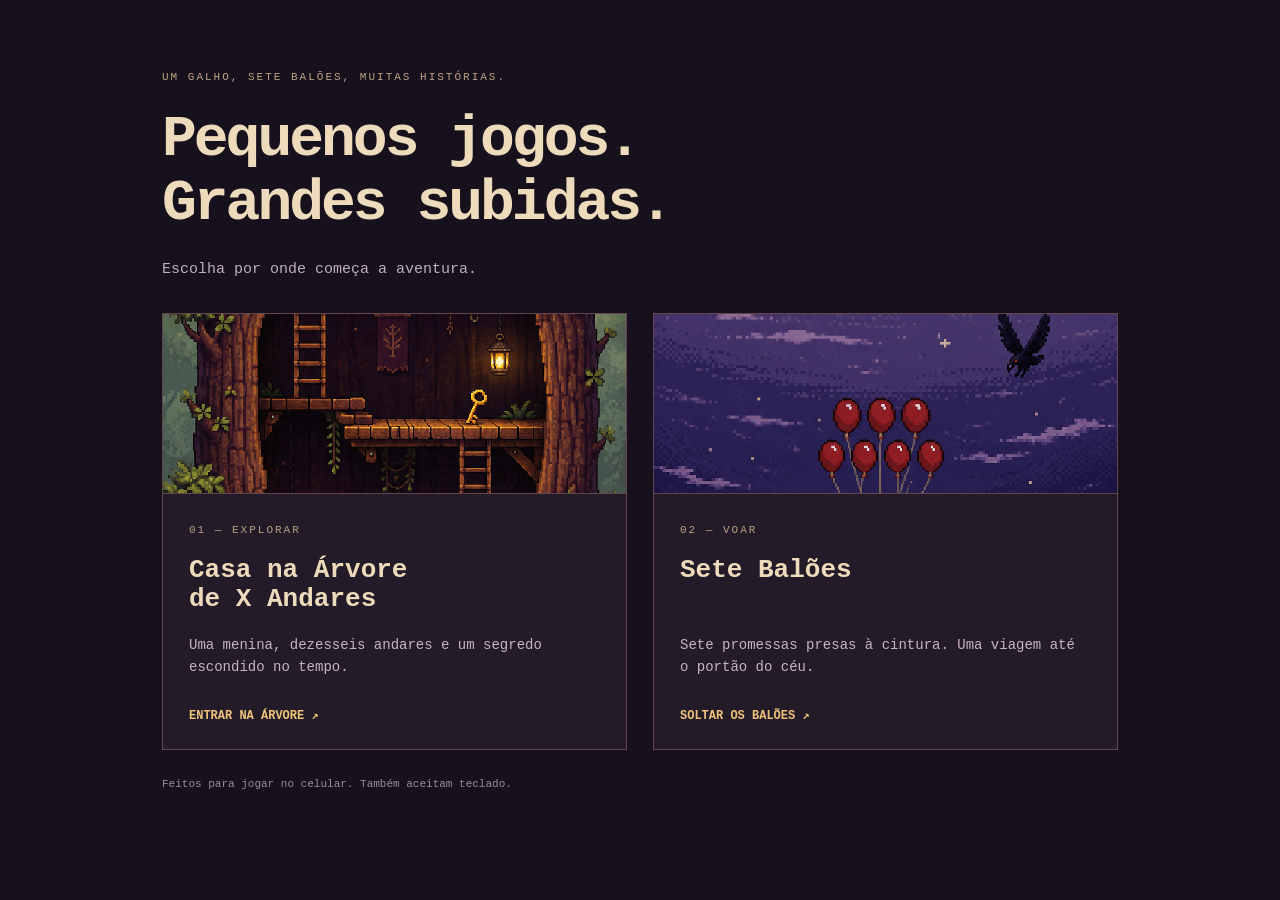
<file: index.html>
<!doctype html><html lang="pt-BR"><meta charset="utf-8"><meta name="viewport" content="width=device-width,initial-scale=1"><meta name="theme-color" content="#17111d"><title>Pequenos jogos · Lambes</title><link rel="icon" href="data:,"><link rel="stylesheet" href="menu.css"><body><main><p class="signature">UM GALHO, SETE BALÕES, MUITAS HISTÓRIAS.</p><h1>Pequenos jogos.<br>Grandes subidas.</h1><p class="intro">Escolha por onde começa a aventura.</p><nav aria-label="Escolha um jogo"><a class="tree" href="treehouse/"><div class="picture"></div><div class="copy"><span>01 — EXPLORAR</span><h2>Casa na Árvore<br>de X Andares</h2><p>Uma menina, dezesseis andares e um segredo escondido no tempo.</p><strong>ENTRAR NA ÁRVORE ↗</strong></div></a><a class="balloons" href="game/"><div class="picture"><span aria-hidden="true">✦<br>†</span></div><div class="copy"><span>02 — VOAR</span><h2>Sete Balões</h2><p>Sete promessas presas à cintura. Uma viagem até o portão do céu.</p><strong>SOLTAR OS BALÕES ↗</strong></div></a></nav><footer>Feitos para jogar no celular. Também aceitam teclado.</footer></main></body></html>
</file>
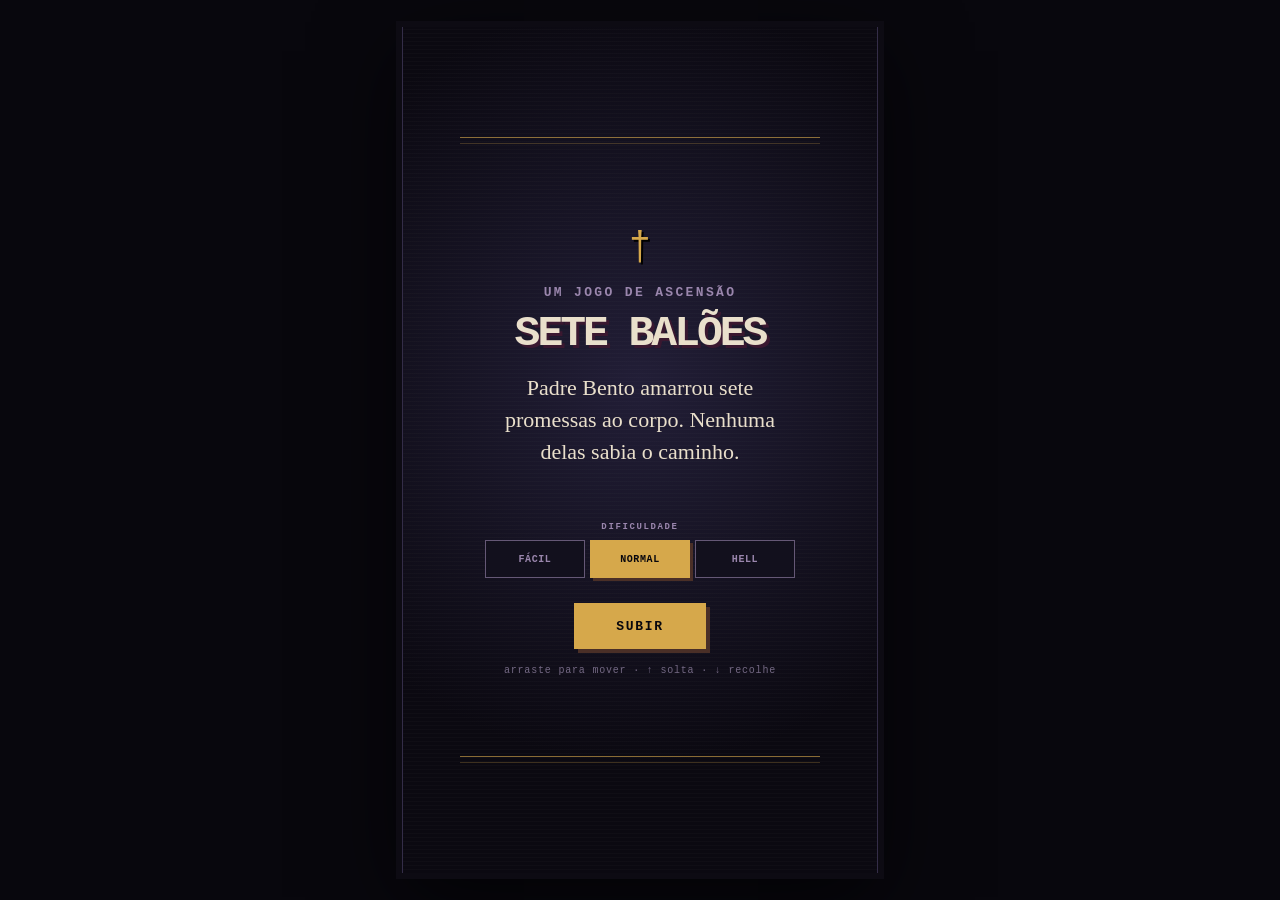
<file: game/index.html>
<!doctype html>
<html lang="pt-BR">
  <head>
    <meta charset="UTF-8" />
    <meta name="viewport" content="width=device-width, initial-scale=1, viewport-fit=cover" />
    <meta name="description" content="Sete Balões: um jogo de ascensão em pixel art para celular." />
    <meta name="theme-color" content="#08070d" />
    <meta name="apple-mobile-web-app-capable" content="yes" />
    <meta name="mobile-web-app-capable" content="yes" />
    <link rel="icon" href="data:image/svg+xml,%3Csvg xmlns='http://www.w3.org/2000/svg' viewBox='0 0 16 16'%3E%3Crect width='16' height='16' fill='%2308070d'/%3E%3Cpath d='M7 2h2v4h4v2H9v6H7V8H3V6h4z' fill='%23d6a84b'/%3E%3C/svg%3E" />
    <title>Sete Balões</title>
    <link rel="stylesheet" href="styles.css" />
  </head>
  <body>
    <main class="game-shell" aria-label="Sete Balões — jogo de ascensão">
      <canvas id="game" width="160" height="284" aria-label="Área do jogo"></canvas>

      <section id="intertitle" class="intertitle is-visible" aria-live="polite">
        <div class="intertitle__panel">
          <div class="intertitle__ornament" aria-hidden="true">†</div>
          <p id="chapter" class="intertitle__chapter">UM JOGO DE ASCENSÃO</p>
          <h1 id="story-title">SETE BALÕES</h1>
          <p id="story-copy">Padre Bento amarrou sete promessas ao corpo. Nenhuma delas sabia o caminho.</p>
          <fieldset id="difficulty-selector" class="difficulty-selector">
            <legend>DIFICULDADE</legend>
            <div>
              <button type="button" data-difficulty="easy" aria-pressed="false">FÁCIL</button>
              <button type="button" data-difficulty="normal" aria-pressed="true">NORMAL</button>
              <button type="button" data-difficulty="hell" aria-pressed="false">HELL</button>
            </div>
          </fieldset>
          <button id="continue-button" type="button">SUBIR</button>
          <p id="controls-hint" class="intertitle__hint">arraste para mover · ↑ solta · ↓ recolhe</p>
        </div>
      </section>

      <button id="pause-button" class="pause-button" type="button" aria-label="Pausar jogo">Ⅱ</button>
      <button id="monochrome-button" class="mono-button" type="button" aria-label="P&amp;B — ativar modo preto e branco" aria-pressed="false">P&amp;B</button>
      <button id="dove-inventory" class="dove-inventory" type="button" aria-label="Pomba da paz indisponível" disabled hidden>
        <canvas id="dove-inventory-icon" width="32" height="32" aria-hidden="true"></canvas>
        <span id="dove-count" aria-hidden="true">0</span>
      </button>
      <div id="touch-stick" class="touch-stick" aria-hidden="true"><i></i></div>
    </main>

    <script src="game.js"></script>
  </body>
</html>
</file>
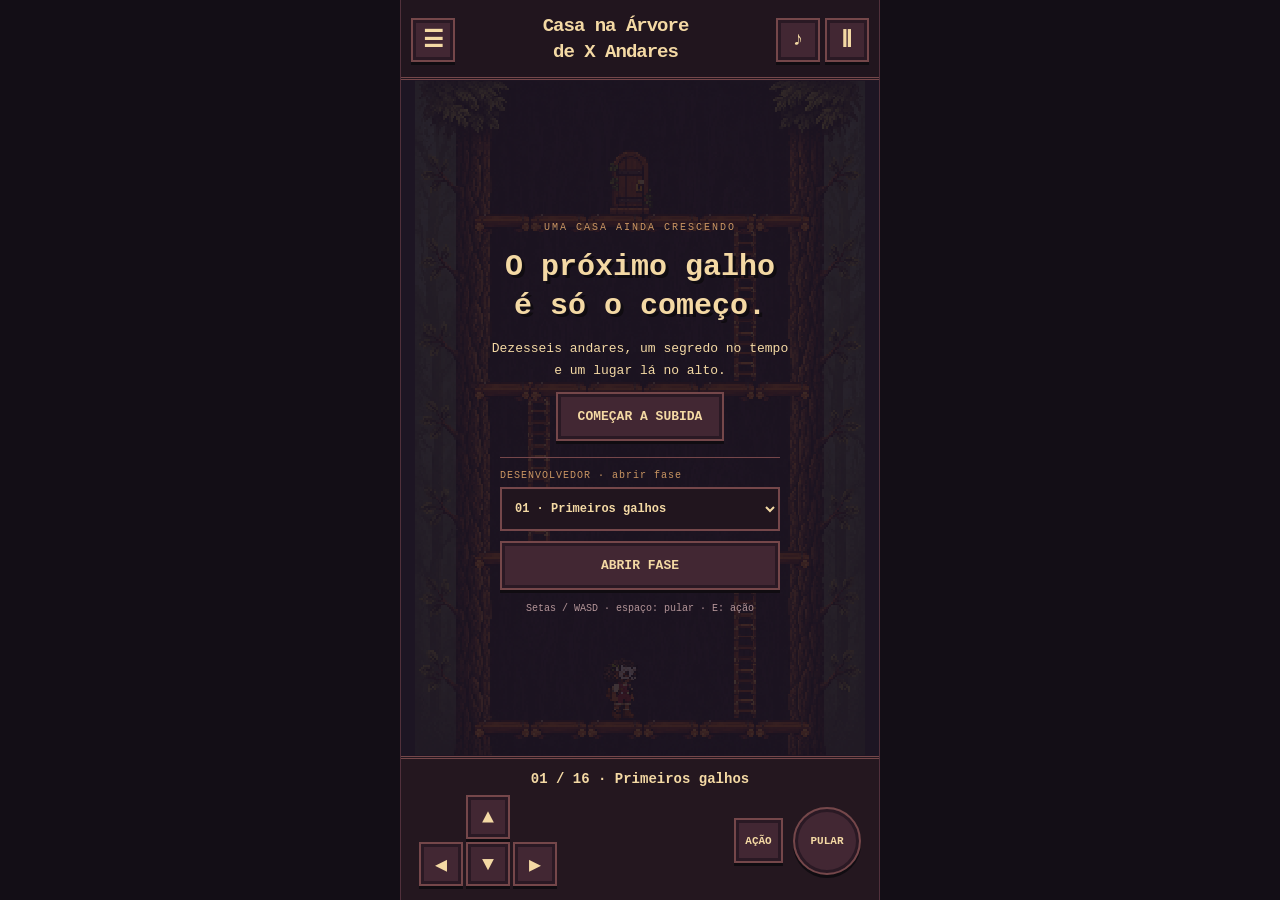
<file: treehouse/index.html>
<!doctype html>
<html lang="pt-BR">
<meta charset="utf-8">
<meta name="viewport" content="width=device-width,initial-scale=1,viewport-fit=cover">
<meta name="theme-color" content="#21151e">
<title>Casa na Árvore de X Andares</title>
<link rel="icon" href="data:,">
<link rel="stylesheet" href="style.css">
<body>
<main class="shell">
  <header><a href="../" aria-label="Menu de jogos">☰</a><h1>Casa na Árvore<span>de X Andares</span></h1><div class="header-tools"><button id="sound" aria-label="Silenciar música e efeitos" aria-pressed="true">♪</button><button id="pause" aria-label="Pausar jogo">Ⅱ</button></div></header>
  <div class="world"><canvas width="240" height="360" aria-label="Menina explorando o interior da árvore. Use as setas para andar e escalar, espaço para pular e E para interagir."></canvas>
    <section id="overlay"><div><p id="overlay-number">UMA CASA AINDA CRESCENDO</p><h2 id="overlay-title">O próximo galho<br>é só o começo.</h2><p id="overlay-copy">Dezesseis andares, um segredo no tempo<br>e um lugar lá no alto.</p><button id="continue" disabled>CARREGANDO ARTE…</button><button id="restart" hidden>RECOMEÇAR DO PRIMEIRO</button><div id="dev-tools"><label for="dev-floor">DESENVOLVEDOR · abrir fase</label><select id="dev-floor" aria-label="Escolher fase para testar"></select><button id="dev-start" type="button">ABRIR FASE</button></div><p class="keyboard">Setas / WASD · espaço: pular · E: ação</p></div></section>
  </div>
  <footer><h2 id="floor">01 / 16 · Primeiros galhos</h2><p id="hint" aria-live="polite"></p><div class="controls"><div class="dpad"><button data-key="up" aria-label="Subir escada">▲</button><button data-key="left" aria-label="Andar para a esquerda">◀</button><button data-key="down" aria-label="Descer escada">▼</button><button data-key="right" aria-label="Andar para a direita">▶</button></div><div class="actions"><button data-key="action">AÇÃO</button><button data-key="jump" class="jump">PULAR</button></div></div></footer>
</main>
<script type="module" src="app.mjs"></script>
</body></html>
</file>
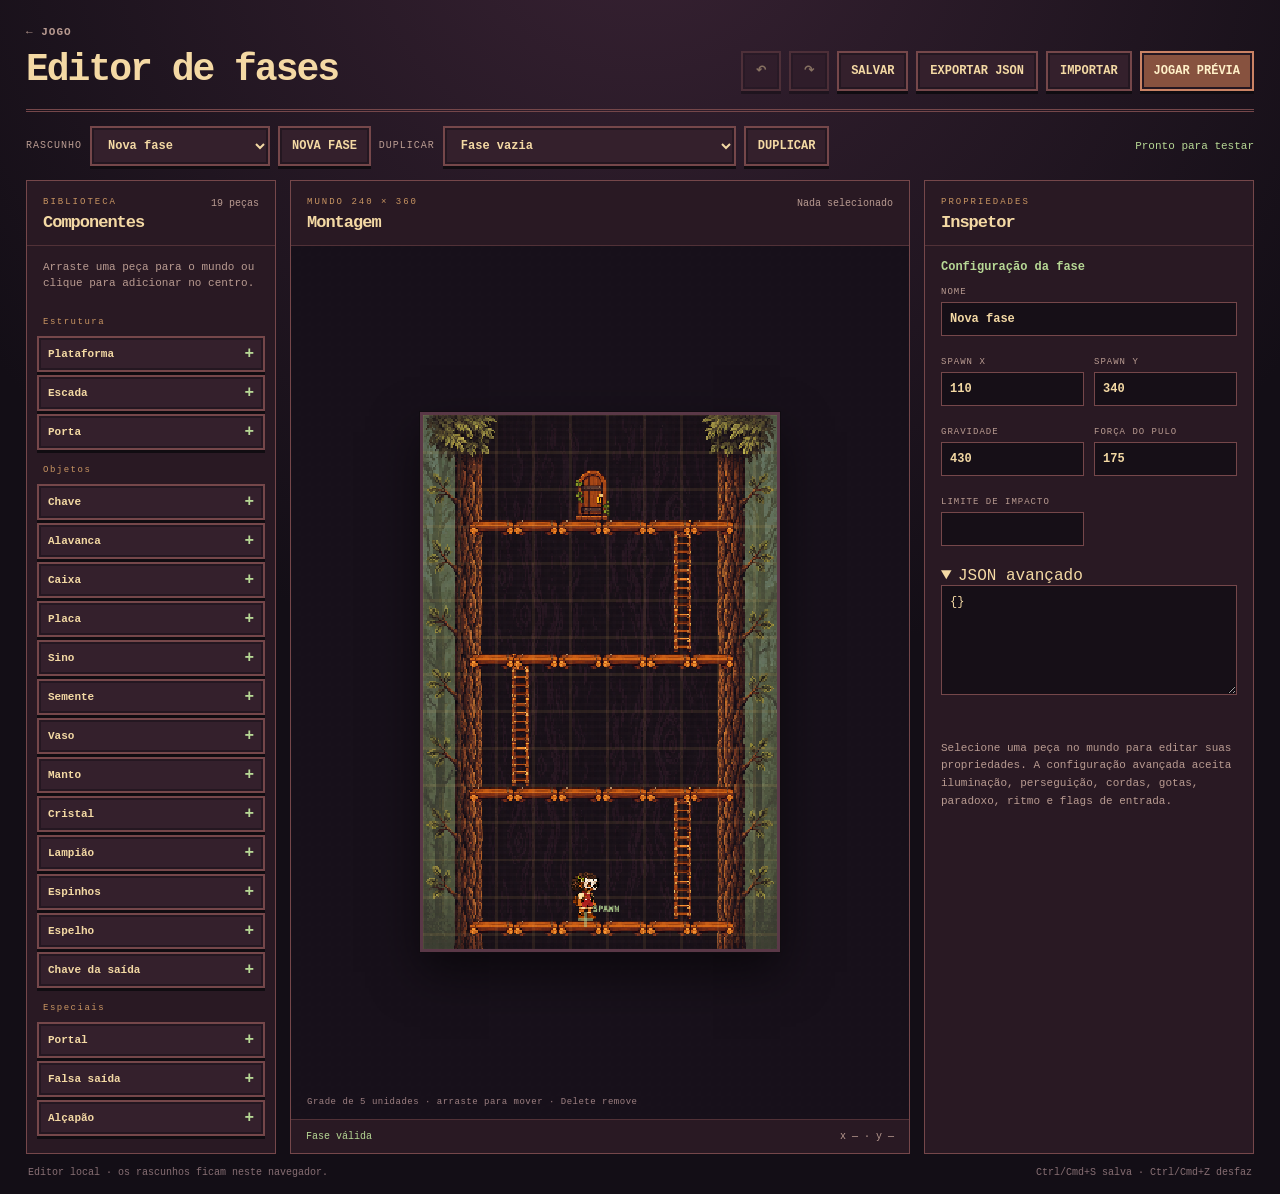
<file: treehouse/editor/index.html>
<!doctype html>
<html lang="pt-BR">
<meta charset="utf-8">
<meta name="viewport" content="width=device-width,initial-scale=1">
<meta name="theme-color" content="#21151e">
<title>Editor · Casa na Árvore</title>
<link rel="icon" href="data:,">
<link rel="stylesheet" href="style.css">
<body>
  <main class="editor-shell">
    <header class="editor-header">
      <div>
        <a class="back-link" href="../">← JOGO</a>
        <h1>Editor de fases</h1>
      </div>
      <div class="header-actions">
        <button id="undo" type="button" disabled title="Desfazer (Ctrl/Cmd+Z)">↶</button>
        <button id="redo" type="button" disabled title="Refazer (Ctrl/Cmd+Shift+Z)">↷</button>
        <button id="save" type="button">SALVAR</button>
        <button id="export" type="button">EXPORTAR JSON</button>
        <button id="import" type="button">IMPORTAR</button>
        <button id="play" class="primary" type="button">JOGAR PRÉVIA</button>
      </div>
    </header>

    <section class="toolbar" aria-label="Arquivo da fase">
      <label>Rascunho
        <select id="draft-select"></select>
      </label>
      <button id="new" type="button">NOVA FASE</button>
      <label>Duplicar
        <select id="source-select"></select>
      </label>
      <button id="duplicate" type="button">DUPLICAR</button>
      <span id="save-state" class="save-state" role="status">Pronto</span>
    </section>

    <div id="desktop-warning" class="desktop-warning" hidden>Este editor foi desenhado para desktop com pelo menos 1000 px de largura.</div>

    <div class="editor-layout">
      <aside class="palette panel" aria-labelledby="palette-title">
        <div class="panel-heading"><div><span class="eyebrow">BIBLIOTECA</span><h2 id="palette-title">Componentes</h2></div><span id="component-count" class="count"></span></div>
        <p class="panel-copy">Arraste uma peça para o mundo ou clique para adicionar no centro.</p>
        <div id="palette-list" class="palette-list"></div>
      </aside>

      <section class="stage-panel panel" aria-labelledby="stage-title">
        <div class="panel-heading"><div><span class="eyebrow">MUNDO 240 × 360</span><h2 id="stage-title">Montagem</h2></div><span id="selection-label" class="selection-label">Nada selecionado</span></div>
        <div class="stage-wrap">
          <canvas id="editor-canvas" width="240" height="360" aria-label="Canvas de edição da fase"></canvas>
          <div class="stage-help">Grade de 5 unidades · arraste para mover · Delete remove</div>
        </div>
        <div class="stage-footer"><span id="validation-summary">Validando…</span><span id="coordinate-readout">x — · y —</span></div>
      </section>

      <aside class="inspector panel" aria-labelledby="inspector-title">
        <div class="panel-heading"><div><span class="eyebrow">PROPRIEDADES</span><h2 id="inspector-title">Inspetor</h2></div></div>
        <div id="inspector-content"></div>
      </aside>
    </div>

    <footer class="editor-footer"><span>Editor local · os rascunhos ficam neste navegador.</span><span>Ctrl/Cmd+S salva · Ctrl/Cmd+Z desfaz</span></footer>
  </main>
  <input id="file-input" type="file" accept="application/json,.json" hidden>
  <script type="module" src="editor.mjs"></script>
</body>
</html>
</file>
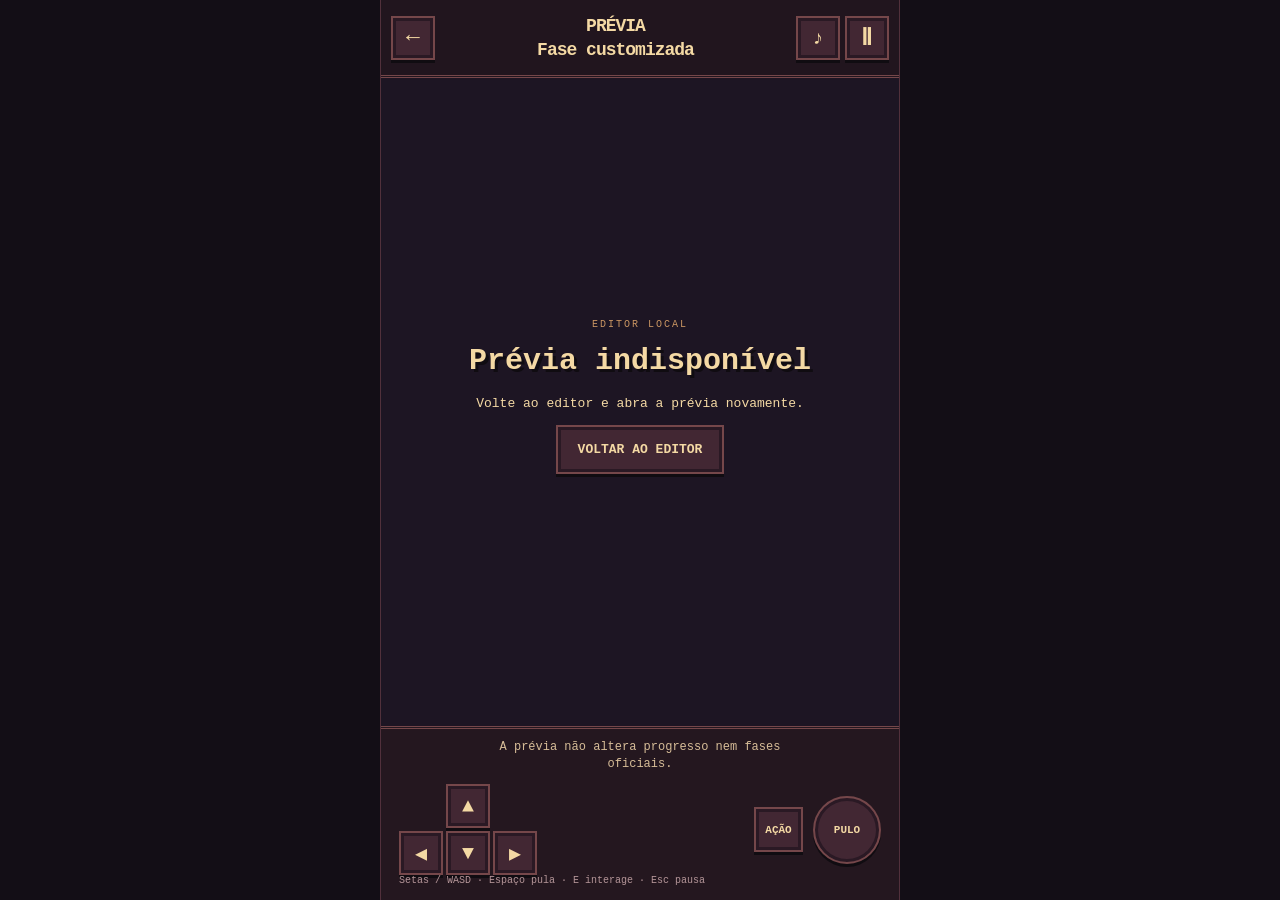
<file: treehouse/editor/play.html>
<!doctype html>
<html lang="pt-BR">
<meta charset="utf-8">
<meta name="viewport" content="width=device-width,initial-scale=1">
<meta name="theme-color" content="#21151e">
<title>Prévia · Casa na Árvore</title>
<link rel="icon" href="data:,">
<link rel="stylesheet" href="../style.css">
<link rel="stylesheet" href="play.css">
<body>
  <main class="shell preview-shell">
    <header>
      <a href="./" aria-label="Voltar ao editor">←</a>
      <h1><span>PRÉVIA</span><span id="preview-name">Fase customizada</span></h1>
      <div class="header-tools"><button id="sound" type="button" aria-label="Silenciar música e efeitos">♪</button><button id="pause" type="button" aria-label="Pausar jogo">Ⅱ</button></div>
    </header>
    <section class="world"><canvas width="240" height="360" aria-label="Prévia jogável da fase"></canvas>
      <div id="overlay" hidden><div><div id="overlay-number">EDITOR LOCAL</div><h2 id="overlay-title">Carregando…</h2><p id="overlay-copy">A prévia usa apenas o rascunho em memória.</p><button id="continue" class="primary" type="button">COMEÇAR</button><button id="restart" type="button">REINICIAR</button></div></div>
    </section>
    <footer><p id="hint">A prévia não altera progresso nem fases oficiais.</p><div class="controls"><div class="dpad"><button data-key="up" aria-label="Subir">▲</button><button data-key="left" aria-label="Esquerda">◀</button><button data-key="down" aria-label="Descer">▼</button><button data-key="right" aria-label="Direita">▶</button></div><div class="actions"><button data-key="action" aria-label="Interagir">AÇÃO</button><button data-key="jump" class="jump" aria-label="Pular">PULO</button></div></div><div class="keyboard">Setas / WASD · Espaço pula · E interage · Esc pausa</div></footer>
  </main>
  <script type="module" src="play.mjs"></script>
</body>
</html>
</file>
<file: menu.css>
*{box-sizing:border-box}body{margin:0;background:#17111d;color:#eedbbb;font-family:'Courier New',monospace}main{max-width:1020px;margin:auto;padding:60px 32px 30px}.signature{font-size:11px;letter-spacing:2px;color:#bea583}h1{font-size:clamp(32px,6vw,58px);letter-spacing:-3px;line-height:1.1;margin:25px 0}.intro{color:#beaebf;font-size:15px;margin-bottom:35px}nav{display:grid;grid-template-columns:1fr 1fr;gap:26px}nav a{color:inherit;text-decoration:none;border:1px solid #64454e;background:#241b29;transition:transform .15s}nav a:hover{transform:translateY(-4px)}nav a:focus-visible{outline:3px solid #eac277;outline-offset:5px}.picture{height:180px;background-size:cover;background-position:center 45%;image-rendering:pixelated;border-bottom:1px solid #64454e}.tree .picture{background-image:url('treehouse/assets/concept.png');background-position:center 43%}.balloons .picture{background:#30283f;display:grid;place-items:center;color:#d6a84b;text-align:center;font-size:60px}.copy{padding:26px}.copy span{font-size:11px;color:#b7a182;letter-spacing:2px}h2{font-size:26px;line-height:1.15;min-height:60px;margin:18px 0}.copy p{font-size:14px;line-height:1.6;color:#c8b4bf;min-height:46px}.copy strong{display:block;font-size:12px;margin-top:28px;color:#efc37c}footer{font-size:11px;color:#9c8d9d;margin-top:28px}@media(max-width:600px){main{padding:28px 20px}nav{grid-template-columns:1fr}.picture{height:155px}h1{letter-spacing:-2px}h2{min-height:0}.copy p{min-height:0}.copy{padding:22px}}@media(prefers-reduced-motion:reduce){nav a{transition:none}}
/* Reuse the first game's existing artwork. */
.balloons .picture{background-image:url('game/assets/concept-gameplay.png');background-position:center 42%;background-size:cover}.balloons .picture span{display:none}
</file>
<file: game/styles.css>
:root {
  color-scheme: dark;
  --ink: #08070d;
  --violet: #40355f;
  --lavender: #9a86ad;
  --bone: #e9dfcb;
  --gold: #d6a84b;
  --crimson: #a62b38;
}

* {
  box-sizing: border-box;
  -webkit-tap-highlight-color: transparent;
}

html,
body {
  width: 100%;
  height: 100%;
  margin: 0;
  overflow: hidden;
  background: var(--ink);
}

body {
  min-height: 100svh;
  display: grid;
  place-items: center;
  font-family: "Courier New", Courier, monospace;
  touch-action: none;
  user-select: none;
}

button {
  font: inherit;
}

.game-shell {
  position: relative;
  height: 100svh;
  width: min(100vw, calc(100svh * 0.56338));
  max-height: 100svh;
  overflow: hidden;
  background: #17152b;
  border-inline: 1px solid rgba(154, 134, 173, 0.22);
  isolation: isolate;
}

.game-shell.is-monochrome {
  filter: grayscale(1) contrast(1.2) brightness(1.32);
}

#game {
  display: block;
  width: 100%;
  height: 100%;
  image-rendering: pixelated;
  image-rendering: crisp-edges;
}

.intertitle {
  position: absolute;
  inset: 0;
  z-index: 5;
  display: flex;
  flex-direction: column;
  align-items: center;
  justify-content: center;
  padding: max(32px, env(safe-area-inset-top)) 30px max(30px, env(safe-area-inset-bottom));
  text-align: center;
  color: var(--bone);
  background:
    repeating-linear-gradient(0deg, transparent 0 3px, rgba(233, 223, 203, 0.018) 3px 4px),
    radial-gradient(circle at 50% 42%, #221e37 0, #0b0911 70%);
  opacity: 0;
  visibility: hidden;
  transition: opacity 180ms steps(3, end), visibility 180ms;
}

.intertitle__panel {
  display: flex;
  width: 100%;
  flex-direction: column;
  align-items: center;
}

.intertitle.is-transition {
  padding-inline: 18px;
  background: rgba(8, 7, 13, 0.22);
}

.intertitle.is-transition .intertitle__panel {
  max-width: 340px;
  padding: 25px 20px 22px;
  border: 1px solid rgba(214, 168, 75, 0.5);
  background:
    repeating-linear-gradient(0deg, transparent 0 3px, rgba(233, 223, 203, 0.018) 3px 4px),
    rgba(11, 9, 17, 0.88);
  box-shadow: 6px 6px 0 rgba(8, 7, 13, 0.55);
}

.intertitle.is-transition .intertitle__ornament {
  margin-bottom: 10px;
}

.intertitle.is-transition #story-copy {
  min-height: 0;
}

.intertitle.is-transition #continue-button {
  margin-top: 20px;
}

.intertitle:not(.is-transition)::before,
.intertitle:not(.is-transition)::after {
  content: "";
  position: absolute;
  left: 12%;
  right: 12%;
  height: 5px;
  border-top: 1px solid rgba(214, 168, 75, 0.62);
  border-bottom: 1px solid rgba(214, 168, 75, 0.25);
}

.intertitle:not(.is-transition)::before { top: 13%; }
.intertitle:not(.is-transition)::after { bottom: 13%; }

.intertitle.is-visible {
  opacity: 1;
  visibility: visible;
}

.intertitle__ornament {
  color: var(--gold);
  font-size: clamp(24px, 7vw, 38px);
  margin-bottom: 16px;
  text-shadow: 2px 2px 0 #000;
}

.intertitle__chapter {
  margin: 0 0 13px;
  color: var(--lavender);
  font-size: clamp(9px, 2.7vw, 13px);
  font-weight: 700;
  letter-spacing: 0.18em;
}

.intertitle h1 {
  max-width: 100%;
  margin: 0 0 18px;
  color: var(--bone);
  font-size: clamp(25px, 8.4vw, 43px);
  line-height: 0.96;
  letter-spacing: -0.07em;
  text-shadow: 3px 3px 0 #3a1830;
}

.intertitle #story-copy {
  max-width: 310px;
  min-height: 6em;
  margin: 0;
  font-family: Georgia, "Times New Roman", serif;
  font-size: clamp(15px, 4.6vw, 22px);
  line-height: 1.45;
  text-wrap: balance;
}

.difficulty-selector {
  width: min(100%, 310px);
  margin: 18px 0 0;
  padding: 0;
  border: 0;
}

.difficulty-selector[hidden] {
  display: none;
}

.difficulty-selector legend {
  width: 100%;
  margin-bottom: 8px;
  color: var(--lavender);
  font-size: 9px;
  font-weight: 700;
  letter-spacing: 0.18em;
}

.difficulty-selector div {
  display: grid;
  grid-template-columns: repeat(3, 1fr);
  gap: 5px;
}

.difficulty-selector button {
  min-height: 38px;
  padding: 7px 3px;
  border: 1px solid #655876;
  border-radius: 0;
  color: #9a86ad;
  background: #12101d;
  font-size: 10px;
  font-weight: 900;
  letter-spacing: 0.06em;
  cursor: pointer;
}

.difficulty-selector button[aria-pressed="true"] {
  border-color: var(--gold);
  color: var(--ink);
  background: var(--gold);
  box-shadow: 3px 3px 0 #4a2f27;
}

#continue-button {
  min-width: 132px;
  min-height: 46px;
  margin-top: 25px;
  padding: 10px 20px;
  border: 2px solid var(--gold);
  border-radius: 0;
  color: var(--ink);
  background: var(--gold);
  font-size: 13px;
  font-weight: 900;
  letter-spacing: 0.13em;
  box-shadow: 4px 4px 0 #4a2f27;
  cursor: pointer;
}

#continue-button:active {
  translate: 3px 3px;
  box-shadow: 1px 1px 0 #4a2f27;
}

.intertitle__hint {
  margin: 16px 0 0;
  color: #746984;
  font-size: 10px;
  letter-spacing: 0.08em;
}

.pause-button,
.mono-button,
.dove-inventory {
  position: absolute;
  z-index: 3;
  display: grid;
  place-items: center;
  border: 1px solid rgba(233, 223, 203, 0.46);
  border-radius: 0;
  color: var(--bone);
  background: rgba(8, 7, 13, 0.52);
  box-shadow: inset 0 0 0 2px rgba(64, 53, 95, 0.35), 3px 3px 0 rgba(8, 7, 13, 0.6);
  backdrop-filter: blur(2px);
  cursor: pointer;
}

.pause-button {
  top: max(14px, env(safe-area-inset-top));
  right: 12px;
  width: 42px;
  height: 42px;
  font-size: 20px;
  letter-spacing: -0.2em;
  opacity: 0;
  pointer-events: none;
  transition: opacity 120ms;
}

.mono-button {
  top: max(61px, calc(env(safe-area-inset-top) + 58px));
  right: 12px;
  width: 42px;
  height: 30px;
  font-size: 9px;
  font-weight: 900;
  letter-spacing: 0.05em;
  opacity: 0.72;
}

.mono-button[aria-pressed="true"] {
  color: #08070d;
  background: #e9dfcb;
}

.dove-inventory {
  left: 12px;
  bottom: max(14px, env(safe-area-inset-bottom));
  width: 54px;
  height: 54px;
  padding: 2px;
  border-color: rgba(214, 168, 75, 0.78);
  background: rgba(8, 7, 13, 0.78);
  opacity: 0;
  pointer-events: none;
  transition: opacity 120ms, translate 80ms;
}

.dove-inventory:not([hidden]) {
  display: grid;
}

.dove-inventory[hidden] {
  display: none;
}

.game-shell.is-playing .dove-inventory:not([hidden]) {
  opacity: 0.9;
  pointer-events: auto;
}

.dove-inventory:active:not(:disabled) {
  translate: 2px 2px;
}

.dove-inventory:disabled {
  opacity: 0.35;
  pointer-events: none;
}

.dove-inventory canvas {
  width: 42px;
  height: 42px;
  image-rendering: pixelated;
}

.dove-inventory span {
  position: absolute;
  right: -4px;
  bottom: -4px;
  display: grid;
  width: 20px;
  height: 20px;
  place-items: center;
  border: 1px solid var(--gold);
  color: var(--ink);
  background: var(--gold);
  font-size: 10px;
  font-weight: 900;
}

.game-shell.is-playing .pause-button {
  opacity: 0.72;
  pointer-events: auto;
}

.touch-stick {
  position: absolute;
  z-index: 3;
  left: 0;
  top: 0;
  width: 58px;
  height: 58px;
  margin: -29px 0 0 -29px;
  border: 1px solid rgba(233, 223, 203, 0.35);
  background: rgba(8, 7, 13, 0.2);
  opacity: 0;
  pointer-events: none;
  transition: opacity 90ms;
}

.touch-stick.is-visible {
  opacity: 0.58;
}

.touch-stick i {
  position: absolute;
  left: 18px;
  top: 18px;
  width: 20px;
  height: 20px;
  border: 1px solid rgba(233, 223, 203, 0.72);
  background: rgba(154, 134, 173, 0.45);
  transform: translate(var(--stick-x, 0), var(--stick-y, 0));
}

button:focus-visible {
  outline: 3px solid var(--bone);
  outline-offset: 3px;
}

@media (min-width: 700px) {
  .game-shell {
    height: min(94svh, 900px);
    width: min(94vw, calc(min(94svh, 900px) * 0.56338));
    box-shadow: 0 0 0 6px #0d0b13, 0 24px 80px rgba(0, 0, 0, 0.7);
  }
}

@media (prefers-reduced-motion: reduce) {
  .intertitle,
  .pause-button,
  .mono-button,
  .dove-inventory,
  .touch-stick {
    transition: none;
  }
}
</file>
<file: treehouse/style.css>
:root{color-scheme:dark;--ink:#21151e;--cream:#f4d9a4;--edge:#75474a;--wood:#422733}*{box-sizing:border-box}body{margin:0;background:#130e16;color:var(--cream);font-family:'Courier New',monospace}button,a{-webkit-tap-highlight-color:transparent}button,header a{font:700 13px 'Courier New',monospace;color:var(--cream);background:var(--wood);border:2px solid var(--edge);box-shadow:inset 0 0 0 3px #2a1924,0 3px 0 #100c11;cursor:pointer;touch-action:none}button:focus-visible,a:focus-visible{outline:3px solid #fbc867;outline-offset:3px}button:active,button.held{background:#87523f;transform:translateY(2px)}button:disabled{opacity:.55}.shell{width:min(100%,480px);margin:auto;min-height:100svh;display:flex;flex-direction:column;background:var(--ink);border-inline:1px solid #51303b}header{display:flex;align-items:center;justify-content:space-between;gap:10px;padding:14px 14px 12px;border-bottom:3px double var(--edge)}header h1{font-size:clamp(16px,4.5vw,22px);line-height:1.35;text-align:center;margin:0;letter-spacing:-1px}h1 span{display:block}header button,header a{width:43px;height:43px;display:grid;place-items:center;text-decoration:none;font-size:23px;flex-shrink:0}.world{position:relative;width:100%;flex:1;min-height:260px;display:flex;justify-content:center;align-items:center;background:#251b28}canvas{display:block;width:auto;height:100%;max-width:100%;aspect-ratio:2/3;image-rendering:pixelated;object-fit:contain;object-position:center;position:absolute;inset:auto;top:50%;left:50%;transform:translate(-50%,-50%)}footer{padding:12px 18px max(14px,env(safe-area-inset-bottom));border-top:3px double var(--edge);background:#24171f}footer h2{text-align:center;font-size:14px;margin:0 0 8px}#hint{font-size:12px;line-height:1.45;text-align:center;min-height:35px;max-width:340px;margin:0 auto 10px;color:#d7bd98}.controls{display:flex;align-items:center;justify-content:space-between;gap:20px}.dpad{display:grid;grid-template-columns:repeat(3,44px);grid-template-rows:repeat(2,44px);gap:3px}.dpad button{font-size:20px}.dpad [data-key=up]{grid-column:2}.dpad [data-key=left]{grid-column:1;grid-row:2}.dpad [data-key=down]{grid-column:2;grid-row:2}.dpad [data-key=right]{grid-column:3;grid-row:2}.actions{display:flex;align-items:center;gap:10px}.actions button{min-width:49px;height:45px;font-size:11px}.actions .jump{border-radius:50%;width:68px;height:68px}#overlay{position:absolute;inset:0;display:grid;place-items:center;background:#1d1423d9;padding:20px;text-align:center}#overlay[hidden]{display:none}#overlay h2{font-size:clamp(23px,6vw,30px);line-height:1.3;text-shadow:3px 3px #100c11}#overlay p{font-size:13px;line-height:1.7}#overlay-number{color:#c99562;font-size:10px!important;letter-spacing:2px}#overlay button{padding:15px 20px;display:block;margin:15px auto}#overlay button[hidden]{display:none}.keyboard{font-size:10px!important;color:#b49598}@media(min-height:720px){.shell{height:100svh;max-height:1000px}.world{min-height:0}canvas{position:absolute;inset:auto;top:50%;left:50%;transform:translate(-50%,-50%)}}@media(max-width:370px){footer{padding-inline:10px}.actions{gap:6px}.controls{gap:10px}}@media(prefers-reduced-motion:reduce){button:active{transform:none}}
.shell{height:100svh;min-height:480px}.world{min-height:0}canvas{position:absolute;inset:auto;top:50%;left:50%;transform:translate(-50%,-50%)}
/* Holding game controls must not select text or open the iOS copy callout. */
#overlay{overflow-y:auto;align-items:safe center}#overlay h2{margin:12px 0}#overlay p{margin:10px 0}#overlay button{margin:10px auto}
@media(max-height:820px){#overlay h2{font-size:25px;margin:8px 0}#overlay p{margin:6px 0}#overlay button{padding:12px 16px;min-height:44px;margin:8px auto}#overlay #dev-tools{margin-top:10px;padding-top:8px}}
.shell,.shell *{-webkit-user-select:none;user-select:none;-webkit-touch-callout:none}
.at-canopy .controls{visibility:hidden}.at-canopy .keyboard{display:none}#overlay.victory{background:transparent;align-items:end;padding-bottom:24px}#overlay.victory>div{background:#21151eeb;border:2px solid var(--edge);padding:12px 18px;width:100%}#overlay.victory h2{margin:8px 0}#overlay.victory p{margin:8px 0}#overlay.victory button{margin:12px auto 4px}
.header-tools{display:flex;gap:5px}header{gap:7px;padding-inline:10px}header h1{font-size:clamp(14px,3.8vw,19px)}header button,header a{width:44px;height:44px}.header-tools #sound{font-size:20px}#hint{min-height:52px}button[aria-pressed=false]{opacity:.6}
#dev-tools{margin:16px auto 0;padding-top:12px;border-top:1px solid #75474a;text-align:left;max-width:280px}#dev-tools label{display:block;color:#c99562;font-size:10px;letter-spacing:1px;margin-bottom:6px}#dev-tools select{width:100%;height:44px;padding:0 9px;color:var(--cream);background:#21151e;border:2px solid var(--edge);font:700 12px 'Courier New',monospace}#dev-tools button{width:100%;margin:10px auto 0!important}#dev-tools[hidden]{display:none}
</file>
<file: treehouse/editor/style.css>
:root{color-scheme:dark;--ink:#21151e;--deep:#130e16;--surface:#2a1b27;--surface-2:#34202c;--cream:#f4d9a4;--muted:#b99b91;--edge:#75474a;--accent:#fbc867;--green:#b7d895;--danger:#f29586}*{box-sizing:border-box}body{margin:0;background:radial-gradient(circle at 50% -10%,#382233 0,#130e16 55%);color:var(--cream);font-family:'Courier New',monospace}.editor-shell{width:min(1600px,100%);min-height:100svh;margin:auto;padding:22px 26px 16px}.editor-header{display:flex;align-items:flex-end;justify-content:space-between;gap:20px;padding-bottom:18px;border-bottom:3px double var(--edge)}.back-link{color:var(--muted);font-size:11px;font-weight:700;text-decoration:none;letter-spacing:1px}.back-link:hover{color:var(--cream)}h1,h2,p{margin:0}.editor-header h1{font-size:clamp(24px,3vw,38px);line-height:1.1;letter-spacing:-2px;margin-top:9px}.header-actions,.toolbar{display:flex;align-items:center;gap:8px;flex-wrap:wrap}button,select,input,textarea{font:700 12px 'Courier New',monospace;color:var(--cream)}button,select{min-height:40px;background:var(--surface-2);border:2px solid var(--edge);box-shadow:inset 0 0 0 2px #241721,0 3px 0 #100c11;padding:0 12px;cursor:pointer}button:hover,select:hover{border-color:#b66d64}button:focus-visible,select:focus-visible,input:focus-visible,textarea:focus-visible{outline:3px solid var(--accent);outline-offset:2px}button:disabled{opacity:.45;cursor:not-allowed}.header-actions button{min-width:40px}.header-actions button.primary{background:#87523f;border-color:#ca8365;color:#fff0c8}.toolbar{padding:14px 0}.toolbar label{display:flex;align-items:center;gap:8px;color:var(--muted);font-size:10px;text-transform:uppercase;letter-spacing:1px}.toolbar select{min-width:180px}.toolbar #source-select{min-width:230px}.save-state{margin-left:auto;color:var(--green);font-size:11px}.desktop-warning{padding:11px 14px;margin-bottom:12px;color:#24141b;background:#fbc867;border:2px solid #fff0c8;font-weight:700}.editor-layout{display:grid;grid-template-columns:250px minmax(500px,1fr) 330px;gap:14px;align-items:stretch}.panel{background:color-mix(in srgb,var(--ink) 82%,#4c2b37);border:1px solid var(--edge);min-height:600px}.panel-heading{display:flex;align-items:flex-start;justify-content:space-between;gap:10px;padding:16px 16px 13px;border-bottom:1px solid #75474a88}.eyebrow{display:block;color:#c99562;font-size:9px;letter-spacing:2px;margin-bottom:6px}.panel h2{font-size:17px;letter-spacing:-1px}.count,.selection-label{color:var(--muted);font-size:10px;line-height:1.4;text-align:right}.panel-copy{padding:13px 16px;color:var(--muted);font-size:11px;line-height:1.5}.palette-list{padding:0 10px 14px}.palette-group-title{padding:12px 6px 6px;color:#c99562;font-size:9px;letter-spacing:1.5px}.palette-item{display:flex;align-items:center;justify-content:space-between;width:100%;min-height:36px;padding:7px 9px;margin:3px 0;text-align:left;font-size:11px}.palette-item::after{content:'+';color:var(--green);font-size:16px}.palette-item[draggable=true]{cursor:grab}.palette-item:active{cursor:grabbing}.stage-panel{display:flex;flex-direction:column}.stage-wrap{position:relative;display:grid;place-items:center;flex:1;min-height:515px;padding:18px;background:#17101a;overflow:hidden}.stage-wrap::before{content:'';position:absolute;inset:0;background:linear-gradient(135deg,#ffffff04 25%,transparent 25%) 0 0/10px 10px,linear-gradient(315deg,#ffffff04 25%,transparent 25%) 0 0/10px 10px;opacity:.25;pointer-events:none}.stage-wrap canvas{position:relative;z-index:1;width:min(100%,360px);height:auto;aspect-ratio:2/3;image-rendering:pixelated;border:3px solid #5a3847;box-shadow:0 0 0 1px #100c11,0 20px 45px #0008;background:#251b28;touch-action:none;cursor:crosshair}.stage-help{position:absolute;left:16px;bottom:12px;z-index:2;color:#9e8082;font-size:9px;letter-spacing:.5px}.stage-footer{display:flex;justify-content:space-between;gap:12px;padding:11px 15px;color:var(--muted);font-size:10px;border-top:1px solid #75474a88}.stage-footer #validation-summary{color:var(--green)}.stage-footer #validation-summary.invalid{color:var(--danger)}.inspector{overflow:auto}.inspector-form{padding:14px 16px}.inspector-form h3{font-size:12px;color:var(--green);margin:0 0 13px}.field-grid{display:grid;grid-template-columns:1fr 1fr;gap:10px}.field{display:flex;flex-direction:column;gap:5px;margin-bottom:11px}.field.full{grid-column:1/-1}.field label{font-size:9px;color:var(--muted);letter-spacing:1px;text-transform:uppercase}.field input,.field select,.field textarea{width:100%;border:1px solid var(--edge);background:#160f17;padding:8px;color:var(--cream);min-height:34px}.field textarea{min-height:110px;resize:vertical;font-weight:400;line-height:1.4}.field input[type=checkbox]{width:18px;min-height:18px;accent-color:var(--accent)}.field.checkbox{flex-direction:row;align-items:center}.field.checkbox label{order:2}.inspector-actions{display:flex;gap:8px;margin-top:4px}.inspector-actions button{flex:1;min-height:34px}.danger{color:var(--danger);border-color:#9b514e}.empty-inspector{padding:20px 16px;color:var(--muted);font-size:11px;line-height:1.6}.warning-list,.error-list{margin:10px 0 0;padding:0 0 0 17px;font-size:10px;line-height:1.5}.error-list{color:var(--danger)}.warning-list{color:#e9c47d}.editor-footer{display:flex;justify-content:space-between;gap:12px;padding:13px 2px 0;color:#876e73;font-size:10px}@media(max-width:1100px){.editor-shell{padding-inline:15px}.editor-layout{grid-template-columns:220px minmax(420px,1fr)}.inspector{grid-column:1/-1;min-height:0}.inspector-form{max-width:none;columns:2;column-gap:24px}.inspector-form>*{break-inside:avoid}}@media(max-width:760px){.editor-shell{min-width:760px}.desktop-warning{display:block!important}.editor-header{align-items:flex-start;flex-direction:column}.header-actions{width:100%}.editor-layout{grid-template-columns:220px 1fr}.inspector{grid-column:1/-1}.editor-footer{display:none}}
</file>
<file: treehouse/editor/play.css>
.preview-shell{width:min(100%,520px)}
.preview-shell header h1{font-size:clamp(13px,3.8vw,18px)}
.preview-shell footer{padding-top:10px}
.preview-shell #hint{min-height:35px}
.preview-shell #overlay-copy{max-width:340px;margin-inline:auto}
</file>
